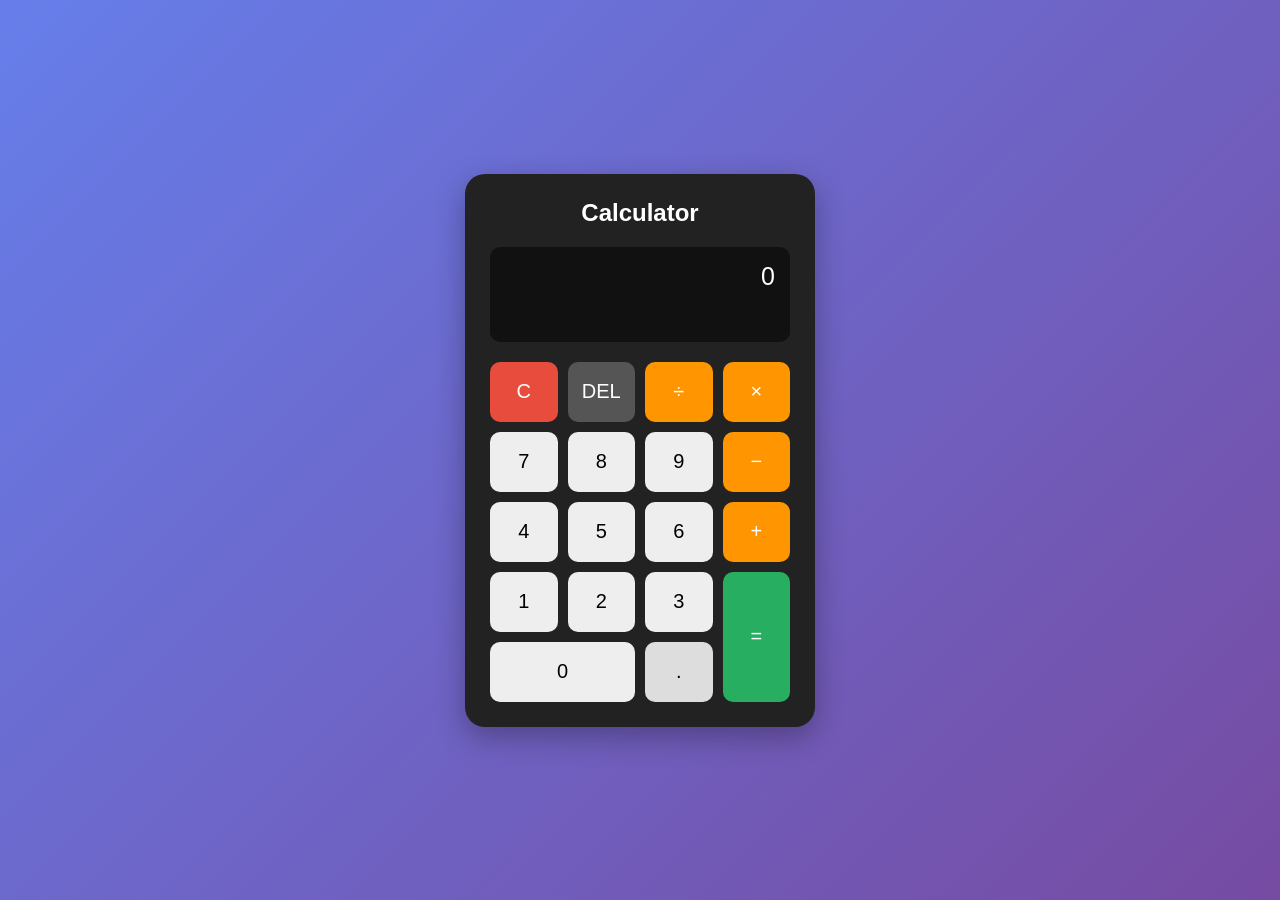
<file: WebDev-L2-Calculator/index.html>
<!DOCTYPE html>
<html lang="en">

<head>
    <meta charset="UTF-8">
    <meta name="viewport" content="width=device-width, initial-scale=1.0">

    <title>Calculator</title>

    <link rel="stylesheet" href="style.css">
</head>

<body>

    <div class="calculator">

        <h1>Calculator</h1>

        <!-- Display -->
        <div class="display">
            <div id="expression">0</div>
            <div id="result"></div>
        </div>

        <!-- Buttons -->
        <div class="buttons">

            <button id="clear" class="clear">C</button>
            <button id="delete" class="delete">DEL</button>
            <button class="operator" data-operator="/">÷</button>
            <button class="operator" data-operator="*">×</button>

            <button class="number" data-number="7">7</button>
            <button class="number" data-number="8">8</button>
            <button class="number" data-number="9">9</button>
            <button class="operator" data-operator="-">−</button>

            <button class="number" data-number="4">4</button>
            <button class="number" data-number="5">5</button>
            <button class="number" data-number="6">6</button>
            <button class="operator" data-operator="+">+</button>

            <button class="number" data-number="1">1</button>
            <button class="number" data-number="2">2</button>
            <button class="number" data-number="3">3</button>
            <button id="equals" class="equals">=</button>

            <button class="number zero" data-number="0">0</button>
            <button id="decimal">.</button>

        </div>

    </div>

    <script src="script.js"></script>

</body>

</html>
</file>
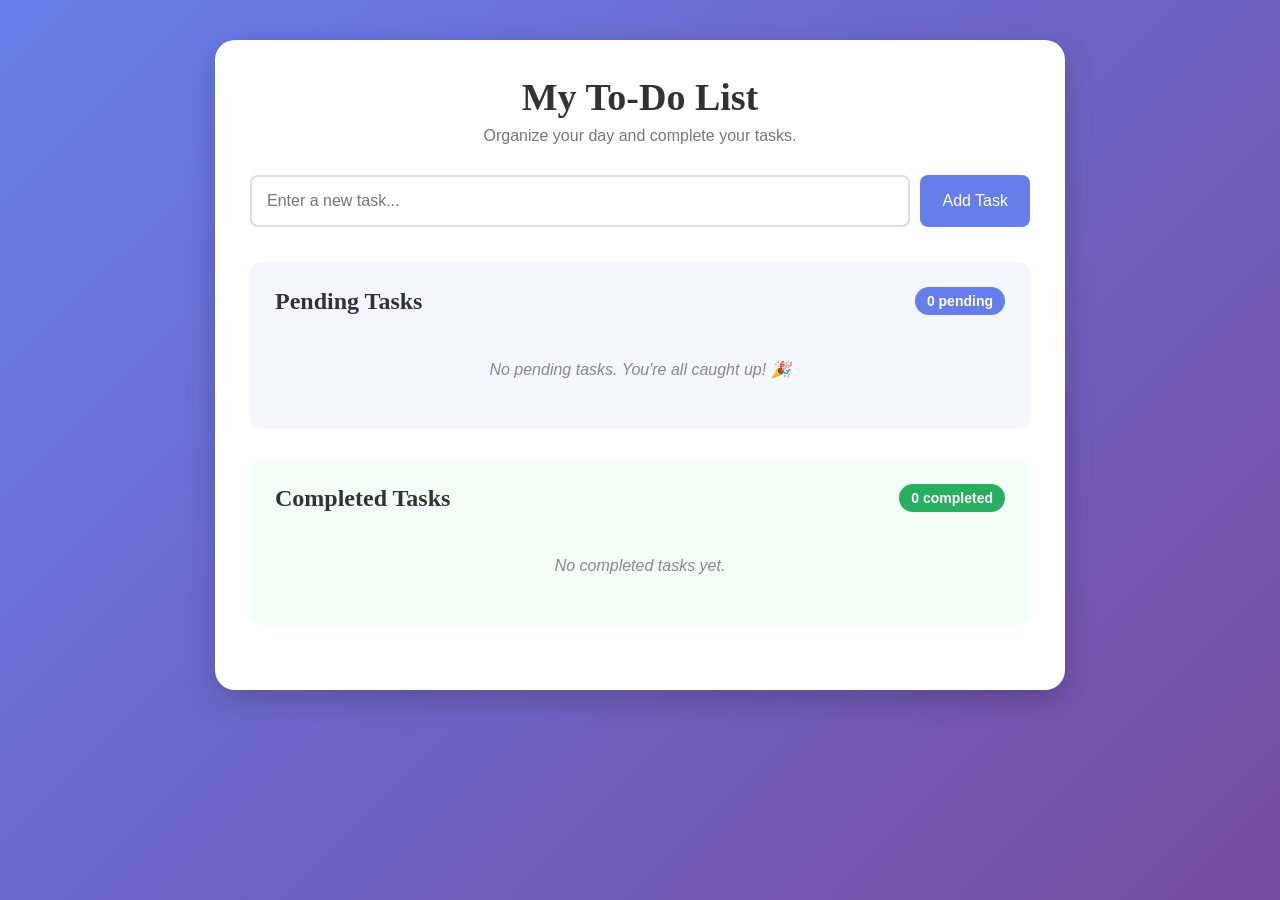
<file: WebDev-L2-To-DoList/index.html>
<!DOCTYPE html>
<html lang="en">

<head>
    <meta charset="UTF-8">
    <meta name="viewport" content="width=device-width, initial-scale=1.0">

    <title>To-Do Web App</title>

    <link rel="stylesheet" href="style.css">
</head>

<body>

    <div class="container">

        <!-- Heading -->
        <header>
            <h1>My To-Do List</h1>
            <p>Organize your day and complete your tasks.</p>
        </header>


        <!-- Add Task -->
        <div class="task-input">

            <input
                type="text"
                id="taskInput"
                placeholder="Enter a new task..."
            >

            <button id="addTask">
                Add Task
            </button>

        </div>


        <!-- Pending Tasks -->
        <section class="task-section">

            <div class="section-header">

                <h2>Pending Tasks</h2>

                <span id="pendingCount">
                    0 pending
                </span>

            </div>

            <div id="pendingList" class="task-list">

                <p class="empty-message">
                    No pending tasks. You're all caught up! 🎉
                </p>

            </div>

        </section>


        <!-- Completed Tasks -->
        <section class="task-section completed-section">

            <div class="section-header">

                <h2>Completed Tasks</h2>

                <span id="completedCount">
                    0 completed
                </span>

            </div>

            <div id="completedList" class="task-list">

                <p class="empty-message">
                    No completed tasks yet.
                </p>

            </div>

        </section>

    </div>


    <script src="script.js"></script>

</body>

</html>
</file>
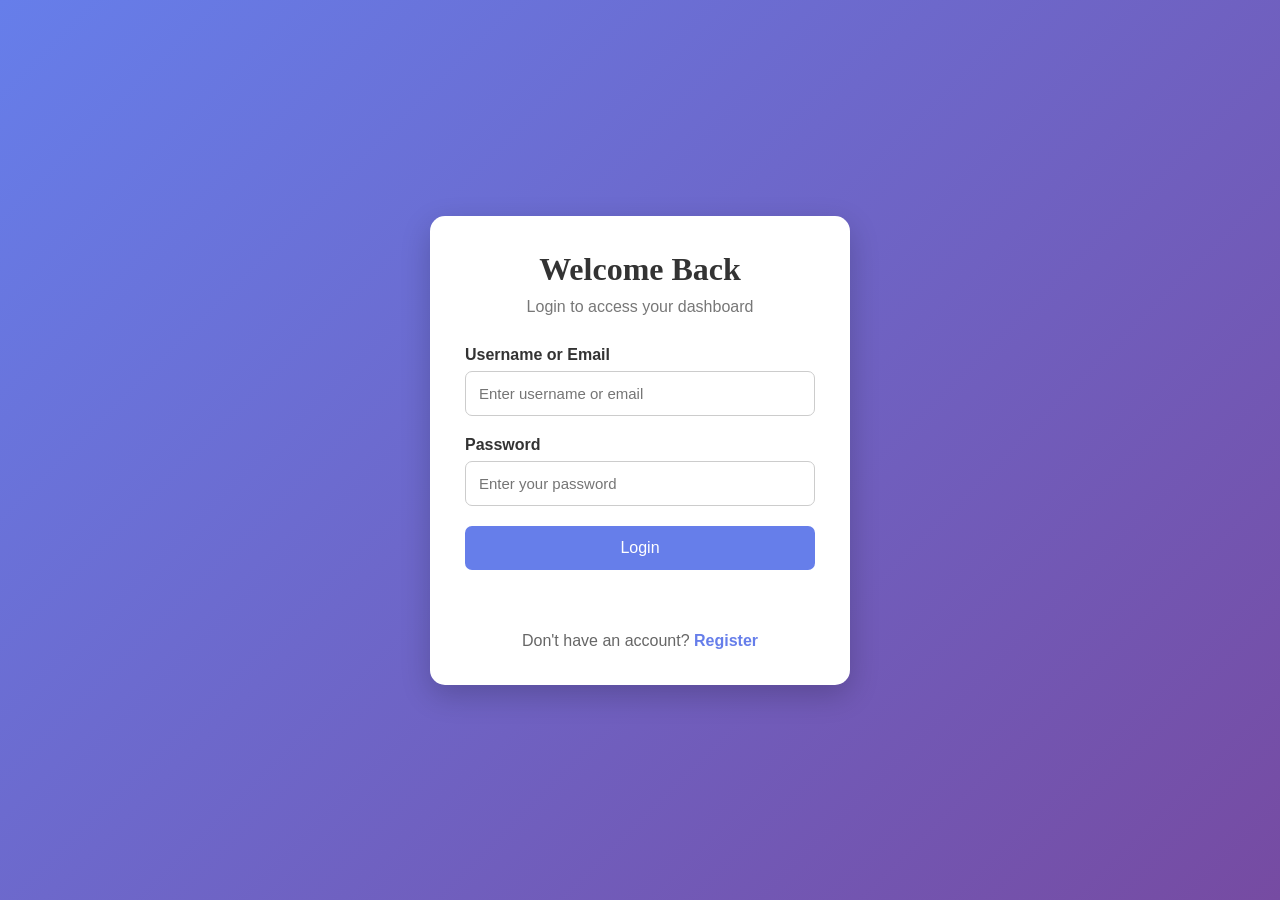
<file: WebDev-L2-User Authentication/dashboard.html>
<!DOCTYPE html>
<html lang="en">

<head>
    <meta charset="UTF-8">

    <meta name="viewport" content="width=device-width, initial-scale=1.0">

    <title>Dashboard - Authentication System</title>

    <link rel="stylesheet" href="style.css">
</head>

<body>

    <div class="dashboard">

        <div class="dashboard-card">

            <h1>
                Welcome to Dashboard 🎉
            </h1>

            <p id="welcomeUser"></p>

            <p class="dashboard-text">
                You have successfully logged in.
                This is a protected page and can only be
                accessed after successful authentication.
            </p>

            <button
                id="logoutButton"
                class="logout-button">
                Logout
            </button>

        </div>

    </div>

    <script src="script.js"></script>

</body>

</html>
</file>
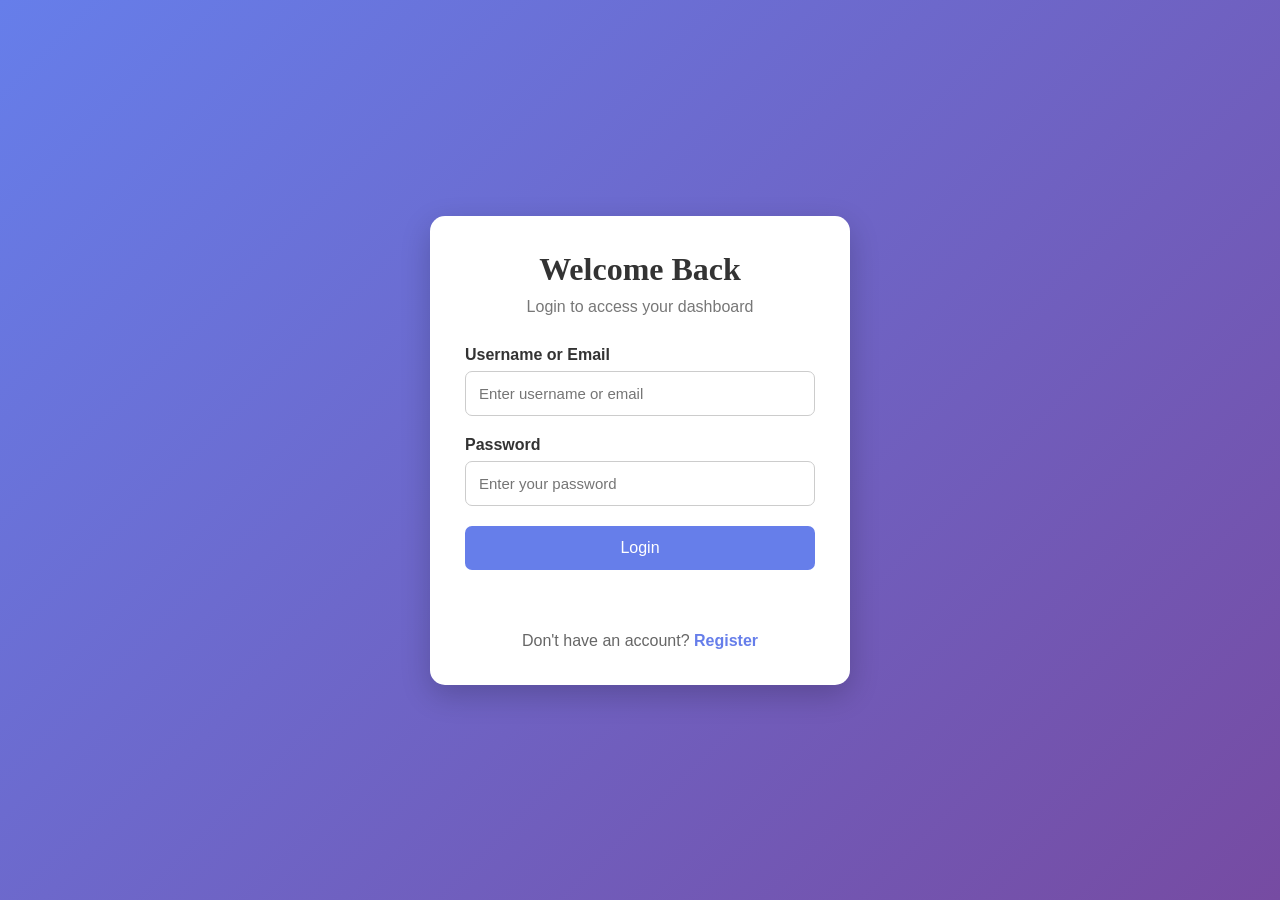
<file: WebDev-L2-User Authentication/login.html>
<!DOCTYPE html>
<html lang="en">

<head>
    <meta charset="UTF-8">

    <meta name="viewport" content="width=device-width, initial-scale=1.0">

    <title>Login - Authentication System</title>

    <link rel="stylesheet" href="style.css">
</head>

<body>

    <div class="auth-container">

        <div class="auth-card">

            <h1>Welcome Back</h1>

            <p class="subtitle">
                Login to access your dashboard
            </p>

            <form id="loginForm">

                <label for="loginUsername">
                    Username or Email
                </label>

                <input
                    type="text"
                    id="loginUsername"
                    placeholder="Enter username or email"
                >

                <label for="loginPassword">
                    Password
                </label>

                <input
                    type="password"
                    id="loginPassword"
                    placeholder="Enter your password"
                >

                <button type="submit">
                    Login
                </button>

                <p id="loginMessage" class="message"></p>

            </form>

            <p class="switch-page">
                Don't have an account?
                <a href="register.html">Register</a>
            </p>

        </div>

    </div>

    <script src="script.js"></script>

</body>

</html>
</file>
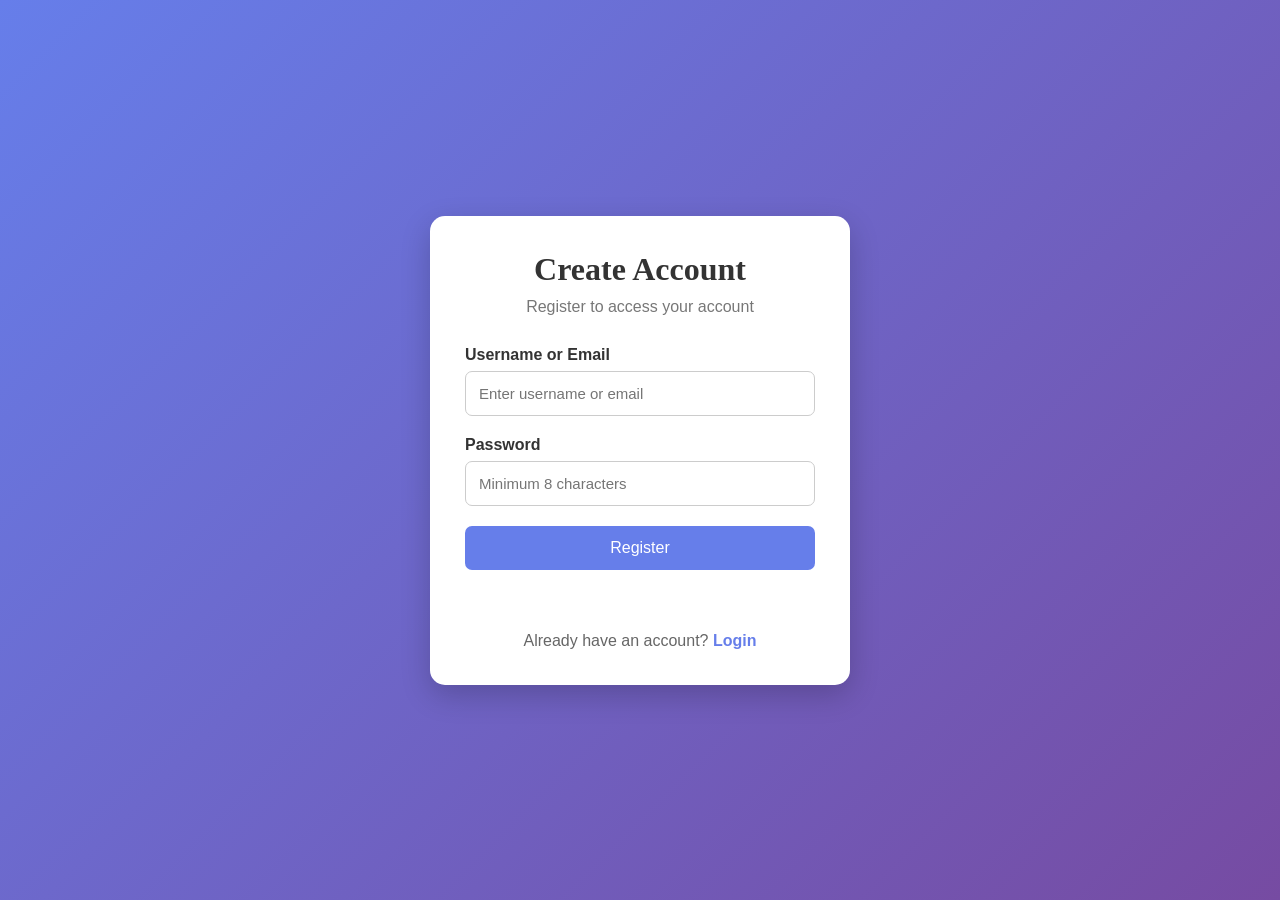
<file: WebDev-L2-User Authentication/register.html>
<!DOCTYPE html>
<html lang="en">

<head>
    <meta charset="UTF-8">

    <meta name="viewport" content="width=device-width, initial-scale=1.0">

    <title>Register - Authentication System</title>

    <link rel="stylesheet" href="style.css">
</head>

<body>

    <div class="auth-container">

        <div class="auth-card">

            <h1>Create Account</h1>

            <p class="subtitle">
                Register to access your account
            </p>

            <form id="registerForm">

                <label for="registerUsername">
                    Username or Email
                </label>

                <input
                    type="text"
                    id="registerUsername"
                    placeholder="Enter username or email"
                >

                <label for="registerPassword">
                    Password
                </label>

                <input
                    type="password"
                    id="registerPassword"
                    placeholder="Minimum 8 characters"
                >

                <button type="submit">
                    Register
                </button>

                <p id="registerMessage" class="message"></p>

            </form>

            <p class="switch-page">
                Already have an account?
                <a href="login.html">Login</a>
            </p>

        </div>

    </div>

    <script src="script.js"></script>

</body>

</html>
</file>
<file: WebDev-L2-Calculator/style.css>
* {
    margin: 0;
    padding: 0;
    box-sizing: border-box;
}

body {
    min-height: 100vh;

    display: flex;
    justify-content: center;
    align-items: center;

    font-family: Arial, sans-serif;

    background: linear-gradient(135deg, #667eea, #764ba2);
}

.calculator {
    width: 350px;

    padding: 25px;

    background-color: #222;

    border-radius: 20px;

    box-shadow: 0 10px 30px rgba(0, 0, 0, 0.3);
}

.calculator h1 {
    text-align: center;

    color: white;

    margin-bottom: 20px;

    font-size: 24px;
}

.display {
    min-height: 90px;

    padding: 15px;

    margin-bottom: 20px;

    background-color: #111;

    border-radius: 10px;

    color: white;

    text-align: right;

    overflow: hidden;
}

#expression {
    min-height: 35px;

    font-size: 25px;

    word-wrap: break-word;
}

#result {
    min-height: 25px;

    margin-top: 5px;

    font-size: 18px;

    color: #aaa;
}

.buttons {
    display: grid;

    grid-template-columns: repeat(4, 1fr);

    gap: 10px;
}

button {
    height: 60px;

    border: none;

    border-radius: 10px;

    font-size: 20px;

    cursor: pointer;

    background-color: #eee;

    transition: 0.2s;
}

button:hover {
    transform: scale(1.03);
}

button:active {
    transform: scale(0.95);
}

.operator {
    background-color: #ff9500;

    color: white;
}

.clear {
    background-color: #e74c3c;

    color: white;
}

.delete {
    background-color: #555;

    color: white;
}

.equals {
    grid-row: span 2;

    background-color: #27ae60;

    color: white;

    height: 130px;
}

#decimal {
    background-color: #ddd;
}

.zero {
    grid-column: span 2;
}

.error {
    color: #ff4d4d !important;
}

@media (max-width: 400px) {

    .calculator {
        width: 90%;
        padding: 18px;
    }

    button {
        height: 55px;
    }

    .equals {
        height: 120px;
    }
}
</file>
<file: WebDev-L2-To-DoList/style.css>
/* =========================
   RESET
========================= */

* {
    margin: 0;
    padding: 0;
    box-sizing: border-box;
}


/* =========================
   BODY
========================= */

body {
    min-height: 100vh;

    font-family: Arial, sans-serif;

    background: linear-gradient(135deg, #667eea, #764ba2);

    padding: 40px 20px;
}


/* =========================
   MAIN CONTAINER
========================= */

.container {
    max-width: 850px;

    margin: auto;

    background-color: white;

    padding: 35px;

    border-radius: 20px;

    box-shadow: 0 10px 30px rgba(0, 0, 0, 0.2);
}


/* =========================
   HEADER
========================= */

header {
    text-align: center;

    margin-bottom: 30px;
}

header h1 {
    font-family: Georgia, serif;

    font-size: 38px;

    color: #333;

    margin-bottom: 8px;
}

header p {
    color: #777;

    font-size: 16px;
}


/* =========================
   INPUT AREA
========================= */

.task-input {
    display: flex;

    gap: 10px;

    margin-bottom: 35px;
}

#taskInput {
    flex: 1;

    padding: 15px;

    border: 2px solid #ddd;

    border-radius: 8px;

    font-size: 16px;

    outline: none;
}

#taskInput:focus {
    border-color: #667eea;
}

#addTask {
    padding: 15px 22px;

    border: none;

    border-radius: 8px;

    background-color: #667eea;

    color: white;

    font-size: 16px;

    cursor: pointer;

    transition: 0.2s;
}

#addTask:hover {
    background-color: #5568d9;
}


/* =========================
   TASK SECTION
========================= */

.task-section {
    margin-bottom: 30px;

    padding: 25px;

    border-radius: 12px;

    background-color: #f5f7ff;
}

.completed-section {
    background-color: #f3fff6;
}


/* =========================
   SECTION HEADER
========================= */

.section-header {
    display: flex;

    justify-content: space-between;

    align-items: center;

    margin-bottom: 20px;
}

.section-header h2 {
    font-family: Georgia, serif;

    color: #333;

    font-size: 24px;
}

.section-header span {
    padding: 6px 12px;

    border-radius: 20px;

    background-color: #667eea;

    color: white;

    font-size: 14px;

    font-weight: bold;
}

.completed-section .section-header span {
    background-color: #27ae60;
}


/* =========================
   TASK ITEM
========================= */

.task-item {
    display: flex;

    align-items: center;

    gap: 12px;

    padding: 15px;

    margin-bottom: 12px;

    background-color: white;

    border-radius: 10px;

    border: 1px solid #ddd;

    box-shadow: 0 2px 5px rgba(0, 0, 0, 0.05);
}


/* =========================
   TASK TEXT
========================= */

.task-content {
    flex: 1;
}

.task-text {
    font-size: 17px;

    color: #333;

    word-break: break-word;
}

.task-time {
    display: block;

    margin-top: 5px;

    font-size: 12px;

    color: #888;
}


/* Completed task */

.completed .task-text {
    text-decoration: line-through;

    color: #888;
}


/* =========================
   BUTTONS
========================= */

.task-button {
    border: none;

    padding: 8px 12px;

    border-radius: 6px;

    color: white;

    cursor: pointer;

    font-size: 13px;
}

.complete-button {
    background-color: #27ae60;
}

.complete-button:hover {
    background-color: #219150;
}

.edit-button {
    background-color: #f39c12;
}

.edit-button:hover {
    background-color: #d98205;
}

.delete-button {
    background-color: #e74c3c;
}

.delete-button:hover {
    background-color: #c0392b;
}


/* =========================
   EDIT INPUT
========================= */

.edit-input {
    width: 100%;

    padding: 8px;

    border: 2px solid #667eea;

    border-radius: 5px;

    font-size: 16px;

    outline: none;
}


/* =========================
   EMPTY MESSAGE
========================= */

.empty-message {
    text-align: center;

    padding: 25px;

    color: #888;

    font-style: italic;
}


/* =========================
   RESPONSIVE DESIGN
========================= */

@media (max-width: 650px) {

    body {
        padding: 20px 10px;
    }

    .container {
        padding: 20px;
    }

    header h1 {
        font-size: 30px;
    }

    .task-input {
        flex-direction: column;
    }

    #addTask {
        width: 100%;
    }

    .task-item {
        align-items: flex-start;

        flex-wrap: wrap;
    }

    .task-content {
        width: 100%;
        flex-basis: 100%;
    }

    .task-button {
        flex: 1;
    }

}
</file>
<file: WebDev-L2-User Authentication/style.css>
/* =========================
   RESET
========================= */

* {
    margin: 0;
    padding: 0;
    box-sizing: border-box;
}


/* =========================
   BODY
========================= */

body {
    min-height: 100vh;

    font-family: Arial, sans-serif;

    background: linear-gradient(
        135deg,
        #667eea,
        #764ba2
    );
}


/* =========================
   AUTH CONTAINER
========================= */

.auth-container {
    min-height: 100vh;

    display: flex;

    justify-content: center;

    align-items: center;

    padding: 20px;
}


/* =========================
   AUTH CARD
========================= */

.auth-card {
    width: 100%;

    max-width: 420px;

    padding: 35px;

    background-color: white;

    border-radius: 15px;

    box-shadow:
        0 10px 30px rgba(0, 0, 0, 0.2);
}


.auth-card h1 {
    text-align: center;

    font-family: Georgia, serif;

    color: #333;

    margin-bottom: 10px;
}


.subtitle {
    text-align: center;

    color: #777;

    margin-bottom: 30px;
}


/* =========================
   FORM
========================= */

form {
    display: flex;

    flex-direction: column;
}


label {
    margin-bottom: 7px;

    color: #333;

    font-weight: bold;
}


input {
    padding: 13px;

    margin-bottom: 20px;

    border: 1px solid #ccc;

    border-radius: 7px;

    font-size: 15px;

    outline: none;
}


input:focus {
    border-color: #667eea;
}


button {
    padding: 13px;

    border: none;

    border-radius: 7px;

    background-color: #667eea;

    color: white;

    font-size: 16px;

    cursor: pointer;

    transition: 0.2s;
}


button:hover {
    background-color: #5568d9;
}


/* =========================
   MESSAGE
========================= */

.message {
    min-height: 25px;

    margin-top: 12px;

    text-align: center;

    font-size: 14px;
}


.error {
    color: #e74c3c;
}


.success {
    color: #27ae60;
}


/* =========================
   SWITCH PAGE
========================= */

.switch-page {
    margin-top: 25px;

    text-align: center;

    color: #666;
}


.switch-page a {
    color: #667eea;

    text-decoration: none;

    font-weight: bold;
}


/* =========================
   DASHBOARD
========================= */

.dashboard {
    min-height: 100vh;

    display: flex;

    justify-content: center;

    align-items: center;

    padding: 20px;
}


.dashboard-card {
    width: 100%;

    max-width: 600px;

    padding: 45px;

    text-align: center;

    background-color: white;

    border-radius: 15px;

    box-shadow:
        0 10px 30px rgba(0, 0, 0, 0.2);
}


.dashboard-card h1 {
    font-family: Georgia, serif;

    color: #333;

    margin-bottom: 20px;
}


#welcomeUser {
    font-size: 20px;

    color: #667eea;

    font-weight: bold;

    margin-bottom: 15px;
}


.dashboard-text {
    color: #666;

    line-height: 1.6;

    margin-bottom: 30px;
}


.logout-button {
    width: 150px;

    background-color: #e74c3c;
}


.logout-button:hover {
    background-color: #c0392b;
}


/* =========================
   RESPONSIVE
========================= */

@media (max-width: 500px) {

    .auth-card {
        padding: 25px;
    }

    .dashboard-card {
        padding: 30px 20px;
    }

    .auth-card h1 {
        font-size: 28px;
    }

    .dashboard-card h1 {
        font-size: 26px;
    }

}
</file>
